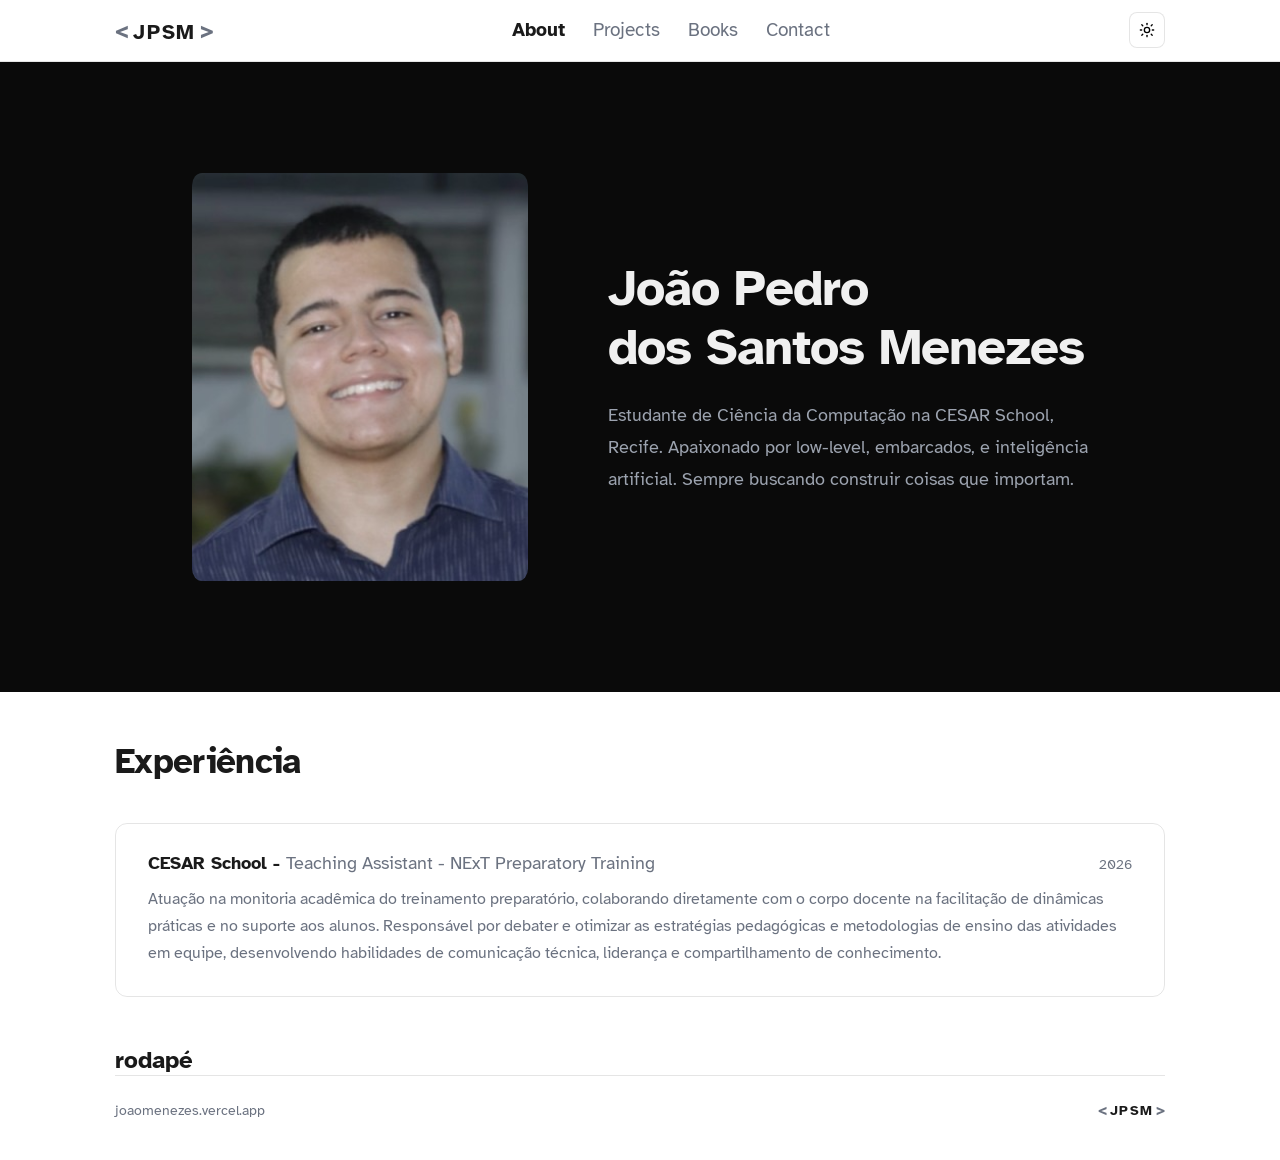
<file: index.html>
<!DOCTYPE html>
<html lang="pt-BR">
<head>
    <meta charset="UTF-8">
    <meta name="viewport" content="width=device-width, initial-scale=1.0">
    <link rel="icon" type="image/png" href="./assets/favicon.png">
    <title>João Pedro S. Menezes Portfolio</title>
    <link rel="preconnect" href="https://fonts.googleapis.com">
    <link rel="preconnect" href="https://fonts.gstatic.com" crossorigin>
    <link 
        href="https://fonts.googleapis.com/css2?family=Atkinson+Hyperlegible:ital,wght@0,400;0,700;1,400;1,700&display=swap" 
        rel="stylesheet"
    >
    <link rel="stylesheet" href="style.css">
</head>
<body>
    <script>
        if (localStorage.getItem("theme") === "dark") {
            document.body.classList.add("dark");
        }
    </script>

    <main class="container">
        <!-- BARRA -->
        <section class="header">
            <header>
                <h1 class="logo">
                    <span class="logo-bracket">&lt;</span>
                    <span class="logo-initials">JPSM</span>
                    <span class="logo-bracket">&gt;</span>
                </h1>
                <nav class="navbar">
                    <a class="active" href="./index.html">About</a>
                    <a href="./projects.html">Projects</a>
                    <a href="./books.html">Books</a>
                    <a href="./contact.html">Contact</a>
                </nav>
               <button class="btn-tema" onclick="changeTheme()">
                    <img class="icon-sol" src="./assets/sol.svg" alt="Modo claro" width="16" height="16">
                    <img class="icon-lua" src="./assets/lua.svg" alt="Modo escuro" width="16" height="16">
                </button>
            </header>
        </section>

        <!-- SOBRE -->
        <section class="about">
            <div class="about-inner">
                <img class="about-photo" src="./assets/1773756330562.jpg" alt="João Pedro">
                <div class="about-text">
                    <h1 class="about-nome">João Pedro<br>dos Santos Menezes</h1>
                    <p class="about-desc">
                        Estudante de Ciência da Computação na CESAR School, Recife. 
                        Apaixonado por low-level, embarcados, e 
                        inteligência artificial. Sempre buscando construir coisas que importam.
                    </p>
                </div>
            </div>
        </section>

        <!-- EXPERIÊNCIA -->
        <section class="secao">
            <h2 class="secao-titulo">Experiência</h2>
            <ul class="lista">
            <li class="item">
                <div class="item-topo">
                <p class="item-nome">CESAR School - <span class="item-nome-suave"> Teaching Assistant - NExT Preparatory Training </span> </p>
                <p class="item-data">2026</p>
                </div>
                <p class="item-descricao">
                    Atuação na monitoria acadêmica do treinamento preparatório, colaborando diretamente com o corpo docente na facilitação de dinâmicas práticas e no suporte aos alunos. Responsável por debater e otimizar as estratégias pedagógicas e metodologias de ensino das atividades em equipe, desenvolvendo habilidades de comunicação técnica, liderança e compartilhamento de conhecimento.
                </p>
            </li>
            </ul>
        </section>

        <!-- RODAPÉ -->
        <section>
            <h2>rodapé</h2>
            <footer class="rodape">
                <span class="rodape-dominio">joaomenezes.vercel.app</span>
                <div class="logo">
                    <span class="logo-bracket">&lt;</span>
                    <span class="logo-initials">JPSM</span>
                    <span class="logo-bracket">&gt;</span>
                </div>
            </footer>
        </section>
        
    </main>
    <script src="script.js"></script>
</body>
</html>
</file>
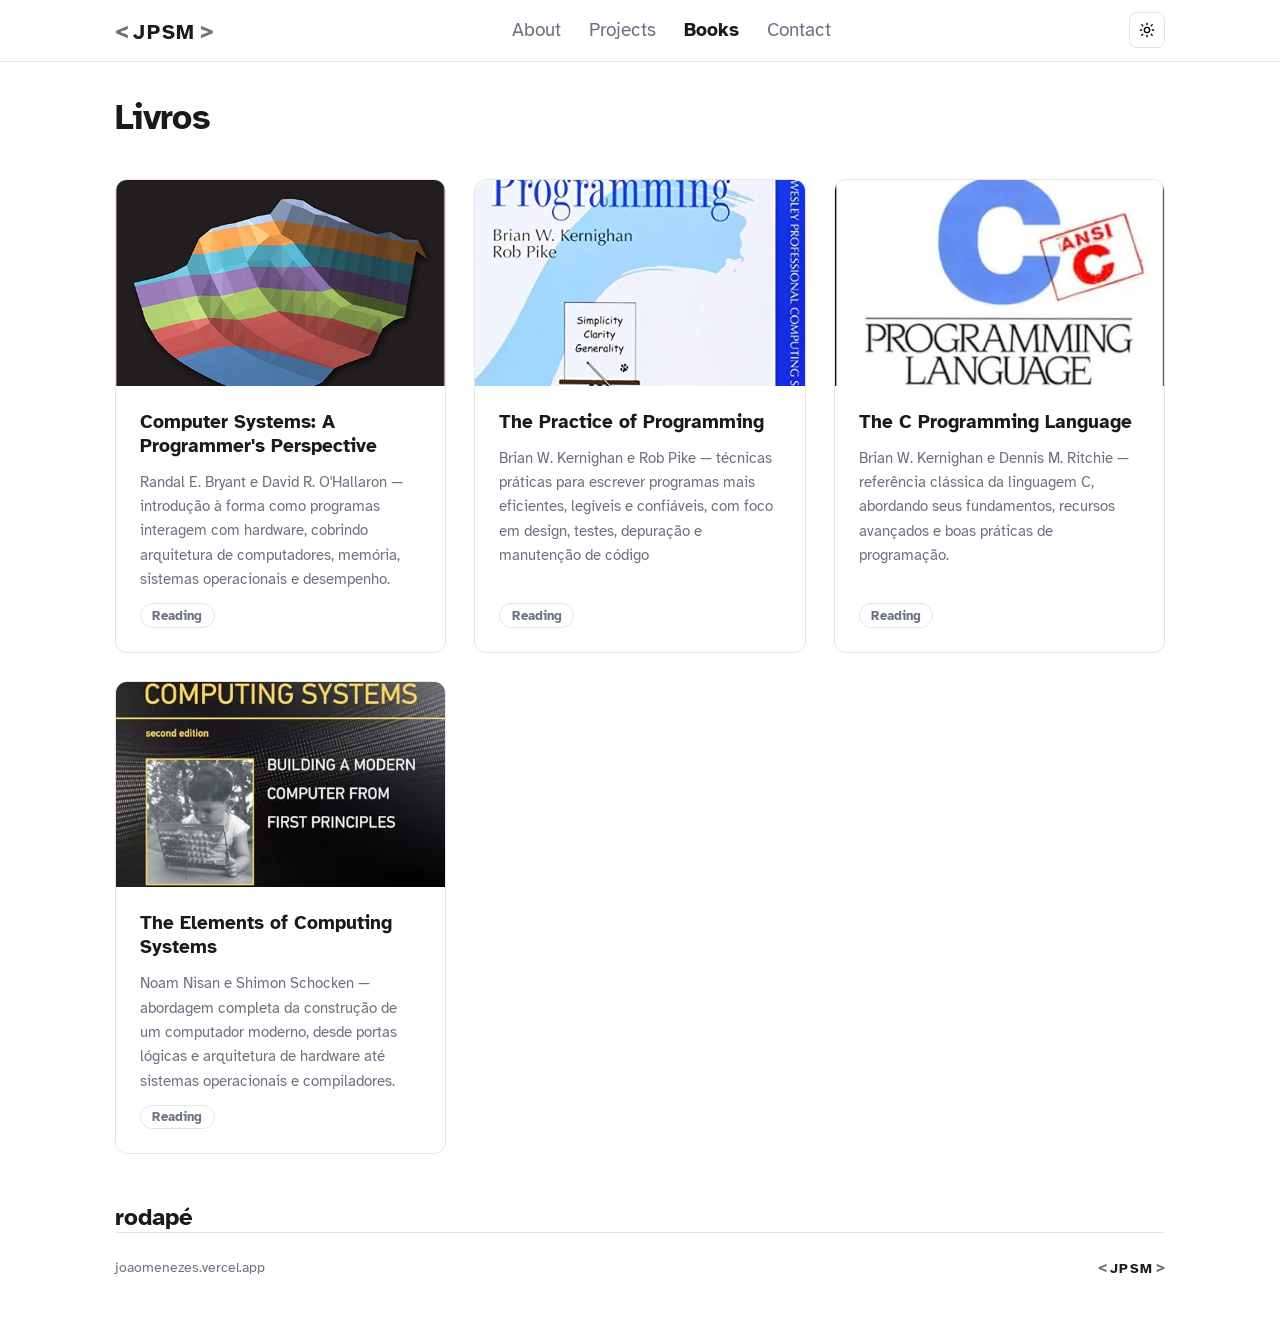
<file: books.html>
<!DOCTYPE html>
<html lang="pt-BR">
<head>
    <meta charset="UTF-8">
    <meta name="viewport" content="width=device-width, initial-scale=1.0">
    <link rel="icon" type="image/png" href="./assets/favicon.png">
    <title>João Pedro S. Menezes Portfolio</title>
    <link rel="preconnect" href="https://fonts.googleapis.com">
    <link rel="preconnect" href="https://fonts.gstatic.com" crossorigin>
    <link 
        href="https://fonts.googleapis.com/css2?family=Atkinson+Hyperlegible:ital,wght@0,400;0,700;1,400;1,700&display=swap" 
        rel="stylesheet"
    >
    <link rel="stylesheet" href="style.css">
</head>
<body>
    <script>
        if (localStorage.getItem("theme") === "dark") {
            document.body.classList.add("dark");
        }
    </script>

    <main class="container">
        <!-- BARRA -->
        <section class="header">
            <header>
                <h1 class="logo">
                    <span class="logo-bracket">&lt;</span>
                    <span class="logo-initials">JPSM</span>
                    <span class="logo-bracket">&gt;</span>
                </h1>
                <nav class="navbar">
                    <a href="./index.html">About</a>
                    <a href="./projects.html">Projects</a>
                    <a class="active" href="./books.html">Books</a>
                    <a href="./contact.html">Contact</a>
                </nav>
               <button class="btn-tema" onclick="changeTheme()">
                    <img class="icon-sol" src="./assets/sol.svg" alt="Modo claro" width="16" height="16">
                    <img class="icon-lua" src="./assets/lua.svg" alt="Modo escuro" width="16" height="16">
                </button>
            </header>
        </section>

        <!-- LIVROS -->
        <section class="secao">
            <h2 class="secao-titulo">Livros</h2>
            <div class="grid-cards grid-livros">
 
                <article class="card">
                    <div class="card-midia capa-livro">
                        <img src="./assets/books/csapp-cover.png" alt="Capa do livro Computer Systems: A Programmer's Perspective">
                    </div>
                    <div class="card-corpo">
                        <h3 class="card-titulo">Computer Systems: A Programmer's Perspective</h3>
                        <p class="card-desc">
                            Randal E. Bryant e David R. O'Hallaron — introdução à forma como
                            programas interagem com hardware, cobrindo arquitetura de computadores,
                            memória, sistemas operacionais e desempenho.
                        </p>
                        <div class="card-tags">
                            <span class="tag tag-progresso">Reading</span>
                        </div>
                    </div>
                </article>
 
                <article class="card">
                    <div class="card-midia capa-livro">
                        <img src="./assets/books/tpp-cover.png" alt="Capa do livro The Practice of Programming">
                    </div>
                    <div class="card-corpo">
                        <h3 class="card-titulo">The Practice of Programming</h3>
                        <p class="card-desc">
                            Brian W. Kernighan e Rob Pike — técnicas práticas para escrever
                            programas mais eficientes, legíveis e confiáveis, com foco em design,
                            testes, depuração e manutenção de código
                        </p>
                        <div class="card-tags">
                            <span class="tag tag-progresso">Reading</span>
                        </div>
                    </div>
                </article>

                 
                <article class="card">
                    <div class="card-midia capa-livro">
                        <img src="./assets/books/tcpl-cover.png" alt="Capa do livro The C Programming Language">
                    </div>
                    <div class="card-corpo">
                        <h3 class="card-titulo">The C Programming Language</h3>
                        <p class="card-desc">
                            Brian W. Kernighan e Dennis M. Ritchie — referência clássica da
                            linguagem C, abordando seus fundamentos, recursos avançados e boas
                            práticas de programação.
                        </p>
                        <div class="card-tags">
                            <span class="tag tag-progresso">Reading</span>
                        </div>
                    </div>
                </article>

                 
                <article class="card">
                    <div class="card-midia capa-livro">
                        <img src="./assets/books/tecs-cover.png" alt="Capa do livro Designing Data-Intensive Applications">
                    </div>
                    <div class="card-corpo">
                        <h3 class="card-titulo">The Elements of Computing Systems</h3>
                        <p class="card-desc">
                            Noam Nisan e Shimon Schocken — abordagem completa da construção de um
                            computador moderno, desde portas lógicas e arquitetura de hardware até
                            sistemas operacionais e compiladores.
                        </p>
                        <div class="card-tags">
                            <span class="tag tag-progresso">Reading</span>
                        </div>
                    </div>
                </article>
 
            </div>
        </section>
 
        <!-- RODAPÉ -->
        <section>
            <h2>rodapé</h2>
            <footer class="rodape">
                <span class="rodape-dominio">joaomenezes.vercel.app</span>
                <div class="logo">
                    <span class="logo-bracket">&lt;</span>
                    <span class="logo-initials">JPSM</span>
                    <span class="logo-bracket">&gt;</span>
                </div>
            </footer>
        </section>
        
    </main>
    <script src="script.js"></script>
</body>
</html>
</file>
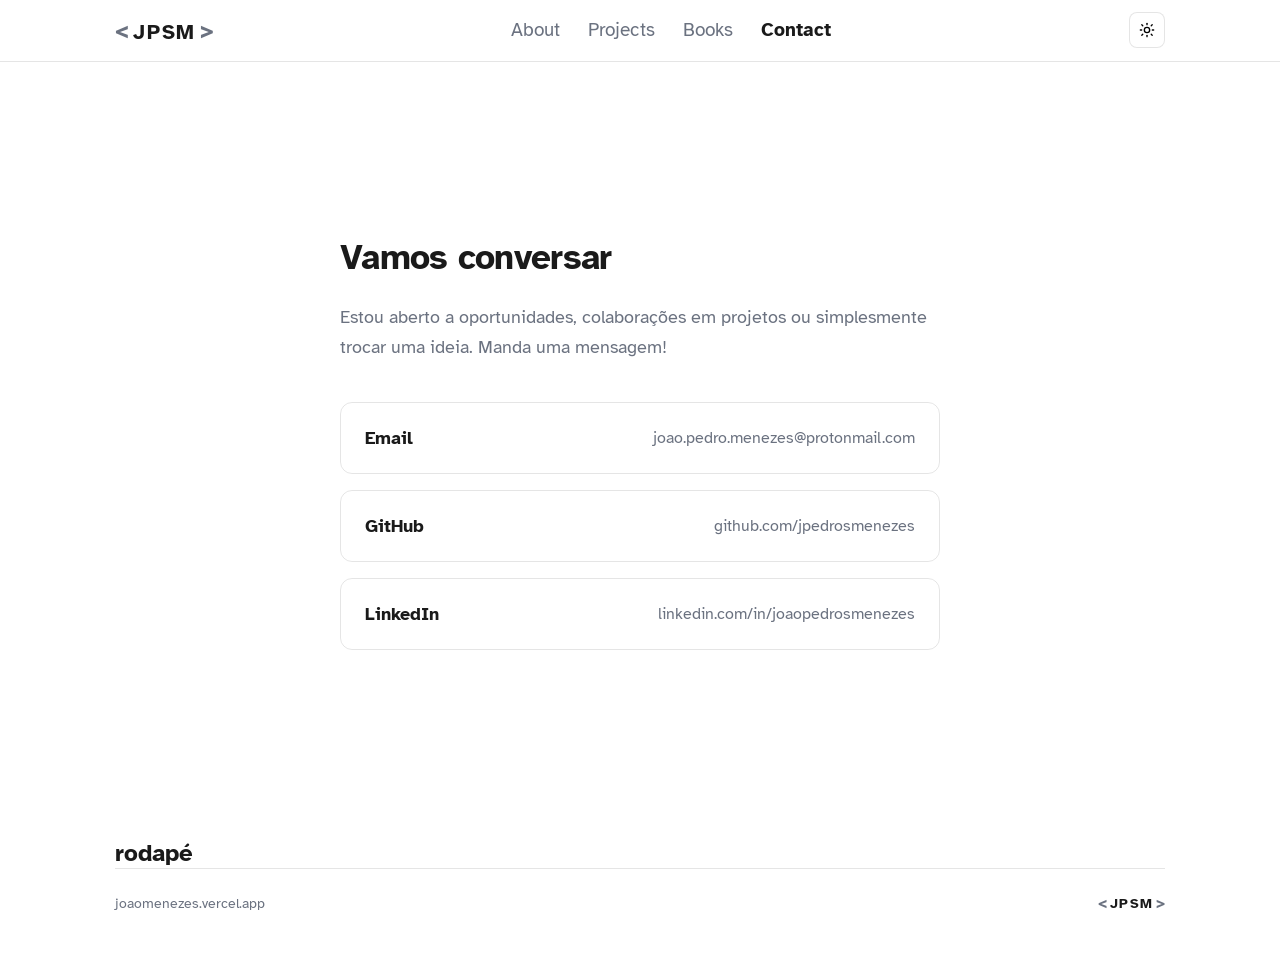
<file: contact.html>
<!DOCTYPE html>
<html lang="pt-BR">
<head>
    <meta charset="UTF-8">
    <meta name="viewport" content="width=device-width, initial-scale=1.0">
    <link rel="icon" type="image/png" href="./assets/favicon.png">
    <title>João Pedro S. Menezes Portfolio</title>
    <link rel="preconnect" href="https://fonts.googleapis.com">
    <link rel="preconnect" href="https://fonts.gstatic.com" crossorigin>
    <link 
        href="https://fonts.googleapis.com/css2?family=Atkinson+Hyperlegible:ital,wght@0,400;0,700;1,400;1,700&display=swap" 
        rel="stylesheet"
    >
    <link rel="stylesheet" href="style.css">
</head>
<body>
    <script>
        if (localStorage.getItem("theme") === "dark") {
            document.body.classList.add("dark");
        }
    </script>

    <main class="container">
        <!-- BARRA -->
        <section class="header">
            <header>
                <h1 class="logo">
                    <span class="logo-bracket">&lt;</span>
                    <span class="logo-initials">JPSM</span>
                    <span class="logo-bracket">&gt;</span>
                </h1>
                <nav class="navbar">
                    <a href="./index.html">About</a>
                    <a href="./projects.html">Projects</a>
                    <a href="./books.html">Books</a>
                    <a class="active" href="./contact.html">Contact</a>
                </nav>
               <button class="btn-tema" onclick="changeTheme()">
                    <img class="icon-sol" src="./assets/sol.svg" alt="Modo claro" width="16" height="16">
                    <img class="icon-lua" src="./assets/lua.svg" alt="Modo escuro" width="16" height="16">
                </button>
            </header>
        </section>

        <!-- CONTATO -->
        <section class="secao contato">
            <div class="contato-inner">
                <h1 class="contato-titulo">Vamos conversar</h1>
                <p class="contato-desc">
                    Estou aberto a oportunidades, colaborações em projetos
                    ou simplesmente trocar uma ideia. Manda uma mensagem!
                </p>

                <div class="contato-links">
                    <a class="contato-link" href="mailto:joao.pedro.menezes@protonmail.com">
                        <span class="contato-link-label">Email</span>
                        <span class="contato-link-valor">joao.pedro.menezes@protonmail.com</span>
                    </a>
                    <a class="contato-link" href="https://github.com/jpedrosmenezes" target="_blank" rel="noopener">
                        <span class="contato-link-label">GitHub</span>
                        <span class="contato-link-valor">github.com/jpedrosmenezes</span>
                    </a>
                    <a class="contato-link" href="https://linkedin.com/in/joaopedrosmenezes" target="_blank" rel="noopener">
                        <span class="contato-link-label">LinkedIn</span>
                        <span class="contato-link-valor">linkedin.com/in/joaopedrosmenezes</span>
                    </a>
                </div>
            </div>
        </section>
 
        <!-- RODAPÉ -->
        <section>
            <h2>rodapé</h2>
            <footer class="rodape">
                <span class="rodape-dominio">joaomenezes.vercel.app</span>
                <div class="logo">
                    <span class="logo-bracket">&lt;</span>
                    <span class="logo-initials">JPSM</span>
                    <span class="logo-bracket">&gt;</span>
                </div>
            </footer>
        </section>
        
    </main>
    <script src="script.js"></script>
</body>
</html>
</file>
<file: style.css>
*, *::before, *::after {
    margin: 0;
    padding: 0;
    box-sizing: border-box;
}

:root {
    --cor-fundo: #ffffff;
    --cor-fundo-header: rgba(255, 255, 255, 0.85);
    --cor-texto: #1a1a1a;
    --cor-texto-suave: #6b7280;
    --cor-borda: rgba(0, 0, 0, 0.1);
    --cor-nav-hover: #1a1a1a;
    --cor-nav-active: #1a1a1a;
    --cor-avatar-shadow: rgba(0, 0, 0, 0.15);
    --cor-about-fundo: #0a0a0a;
    --cor-about-texto: #f0f0f0;
    --cor-about-texto-suave: #9ca3af;
}

body.dark {
    --cor-fundo: #0f0f0f;
    --cor-fundo-header: rgba(15, 15, 15, 0.85);
    --cor-texto: #f0f0f0;
    --cor-texto-suave: #9ca3af;
    --cor-borda: rgba(255, 255, 255, 0.12);
    --cor-nav-hover: #ffffff;
    --cor-nav-active: #ffffff;
    --cor-avatar-shadow: rgba(0, 0, 0, 0.5);
    --cor-about-fundo: #f0f0f0;
    --cor-about-texto: #0a0a0a;
    --cor-about-texto-suave: #4b5563;
}

body {
    font-family: Atkinson Hyperlegible, sans-serif;
    background: var(--cor-fundo);
    color: var(--cor-texto);
    transition: background 0.3s, color 0.3s;
    overflow-x: hidden;
}

.container {
    max-width: 1400px;
    margin: 0 auto;
}

.header {
    position: fixed;
    top: 0;
    left: 0;
    width: 100%;
    z-index: 100;
}

header {
    display: flex;
    align-items: center;
    justify-content: space-between;
    gap: 2rem;
    padding: 0.75rem 9%;
    background: var(--cor-fundo-header);
    border-bottom: 1px solid var(--cor-borda);
    backdrop-filter: blur(12px);
    -webkit-backdrop-filter: blur(12px);
    transition: background 0.3s, border-color 0.3s;
}

/* LOGO */
.logo {
    display: flex;
    align-items: center;
    gap: 2px;
    text-decoration: none;
    user-select: none;
}
 
.logo-bracket {
    font-size: 1.5rem;
    font-weight: 700;
    color: var(--cor-texto-suave);
    transition: transform 0.3s ease, color 0.3s ease;
}
 
.logo-initials {
    font-size: 1.3rem;
    font-weight: 700;
    letter-spacing: 0.08em;
    color: var(--cor-texto);
    transition: transform 0.3s ease, color 0.3s ease;
    padding: 2.3% 2px 0 2px;
}
 
.logo:hover .logo-bracket,
.logo:hover .logo-initials {
    transform: scale(1.1);
    color: var(--cor-nav-hover);
}

/* BARRA */
.navbar {
    display: flex;
    align-items: center;
    gap: 0.25rem;
}
 
.navbar a {
    text-decoration: none;
    font-size: 1.2rem;
    font-weight: 400;
    color: var(--cor-texto-suave);
    padding: 0.4rem 0.75rem;
    border-radius: 6px;
    transition: color 0.2s, background 0.2s;
}
 
.navbar a:hover {
    color: var(--cor-nav-hover);
    background: var(--cor-borda);
}
 
.navbar a.active {
    color: var(--cor-nav-active);
    font-weight: 700;
}

/* BTN TEMA */
.btn-tema {
    display: flex;
    align-items: center;
    justify-content: center;
    flex-shrink: 0;
 
    width: 36px;
    height: 36px;
    cursor: pointer;
 
    border: 1px solid var(--cor-borda);
    border-radius: 8px;
    background: var(--cor-fundo);
    color: var(--cor-texto-suave);
 
    transition: background 0.3s, border-color 0.3s;
}
 
.btn-tema:hover {
    background: var(--cor-borda);
}
 
body:not(.dark) .icon-lua { display: none; }
body.dark .icon-sol { display: none; }

/* SOBRE */
.about {
    margin-top: 62px;
    margin-left: calc(50% - 50vw);
    margin-right: calc(50% - 50vw);
    background: var(--cor-about-fundo);
    min-height: 70vh;
    display: flex;
    align-items: center;
    transition: background 0.3s;
}
 
.about-inner {
    display: flex;
    align-items: center;
    justify-content: center;
    gap: 5rem;
    padding: 3rem 9%;
    width: 100%;
}
 
.about-photo {
    width: 336px;
    height: 408px;
    object-fit: cover;
    border-radius: 3%;
    flex-shrink: 0;
    filter: grayscale(20%);
}
 
.about-text {
    display: flex;
    flex-direction: column;
    align-items: flex-start;
    text-align: left;
    gap: 1.5rem;
}
 
.about-nome {
    font-size: 3.2rem;
    font-weight: 700;
    color: var(--cor-about-texto);
    line-height: 1.15;
    letter-spacing: -0.02em;
    transition: color 0.3s;
}
 
.about-desc {
    font-size: 1.1rem;
    color: var(--cor-about-texto-suave);
    line-height: 1.8;
    max-width: 480px;
    transition: color 0.3s;
}

/* SECOES */
.secao {
    padding: 3rem 9% 3rem;
}

.header + .secao {
    padding-top: 6rem;
}

.secao-titulo {
    font-size: 2.2rem;
    font-weight: 700;
    margin-bottom: 2.5rem;
    letter-spacing: -0.02em;
}

/* EXPERIENCIA */
.lista {
    list-style: none;
    display: flex;
    flex-direction: column;
    gap: 1.5rem;
}

.item {
    border: 1px solid var(--cor-borda);
    border-radius: 12px;
    padding: 1.75rem 2rem;
    transition: border-color 0.2s, background 0.2s;
}

.item:hover {
    background: var(--cor-borda);
}

.item-topo {
    display: flex;
    align-items: baseline;
    justify-content: space-between;
    gap: 1rem;
    flex-wrap: wrap;
    margin-bottom: 0.75rem;
}

.item-nome {
    font-size: 1.15rem;
    font-weight: 700;
}

.item-nome-suave {
    font-weight: 400;
    color: var(--cor-texto-suave);
}

.item-data {
    font-size: 0.9rem;
    color: var(--cor-texto-suave);
    white-space: nowrap;
}

.item-descricao {
    font-size: 1rem;
    line-height: 1.7;
    color: var(--cor-texto-suave);
}

/* CARDS */
.grid-cards {
    display: grid;
    grid-template-columns: repeat(auto-fill, minmax(320px, 1fr));
    gap: 1.75rem;
}
 
.card {
    border: 1px solid var(--cor-borda);
    border-radius: 12px;
    overflow: hidden;
    display: flex;
    flex-direction: column;
    transition: border-color 0.2s, transform 0.2s, background 0.2s;
}
 
.card:hover {
    border-color: var(--cor-texto-suave);
    transform: translateY(-4px);
}
 
.card-midia {
    width: 100%;
    aspect-ratio: 16 / 10;
    overflow: hidden;
    background: var(--cor-borda);
}
 
.card-midia img {
    width: 100%;
    height: 100%;
    object-fit: cover;
    display: block;
}
 
.card-corpo {
    padding: 1.5rem;
    display: flex;
    flex-direction: column;
    gap: 0.75rem;
    flex: 1;
}
 
.card-titulo {
    font-size: 1.2rem;
    font-weight: 700;
}
 
.card-desc {
    font-size: 0.95rem;
    line-height: 1.6;
    color: var(--cor-texto-suave);
    flex: 1;
}
 
.card-tags {
    display: flex;
    flex-wrap: wrap;
    gap: 0.5rem;
}
 
.tag {
    font-size: 0.8rem;
    font-weight: 700;
    color: var(--cor-texto-suave);
    border: 1px solid var(--cor-borda);
    border-radius: 999px;
    padding: 0.2rem 0.7rem;
}
 
.card-link {
    margin-top: 0.25rem;
    font-size: 0.95rem;
    font-weight: 700;
    color: var(--cor-texto);
    text-decoration: none;
    transition: color 0.2s;
}
 
.card-link:hover {
    color: var(--cor-texto-suave);
}

/* CONTATO */
.contato {
    min-height: calc(100vh - 62px);
    display: flex;
    align-items: center;
}

.contato-inner {
    max-width: 600px;
    margin: 0 auto;
    display: flex;
    flex-direction: column;
    gap: 1.5rem;
}

.contato-titulo {
    font-size: 2.2rem;
    font-weight: 700;
    letter-spacing: -0.02em;
}

.contato-desc {
    font-size: 1.1rem;
    line-height: 1.7;
    color: var(--cor-texto-suave);
    margin-bottom: 1rem;
}

.contato-links {
    display: flex;
    flex-direction: column;
    gap: 1rem;
}

.contato-link {
    display: flex;
    align-items: center;
    justify-content: space-between;
    gap: 1rem;
    padding: 1.5rem;
    border: 1px solid var(--cor-borda);
    border-radius: 12px;
    text-decoration: none;
    color: var(--cor-texto);
    transition: border-color 0.2s, background 0.2s, transform 0.2s;
    flex-wrap: wrap; 
}

.contato-link:hover {
    background: var(--cor-borda);
    transform: translateY(-2px);
}

.contato-link-label {
    font-size: 1.15rem;
    font-weight: 700;
}

.contato-link-valor {
    font-size: 1rem;
    color: var(--cor-texto-suave);
    word-break: break-word; 
    text-align: right;
}

/* RODAPE */
.rodape {
display: flex;
justify-content: space-between;
align-items: center;
padding-top: 24px;
border-top: 1px solid var(--cor-borda);
}

section:has(.rodape) {
    padding: 0 9% 2.5rem;
}

.rodape-dominio {
    font-size: 0.9rem;
    color: var(--cor-texto-suave);
}

.rodape .logo-bracket {
    font-size: 1rem;
}

.rodape .logo-initials {
    font-size: 0.9rem;
    padding: 1.5% 1px 0 1px;
}

/* RESPONSIVO */
@media (max-width: 1024px) {
    .about-photo {
        width: 240px;
        height: 290px;
    }

    .about-nome {
        font-size: 2.4rem;
    }
}

@media (max-width: 768px) {
    header {
        flex-wrap: wrap;
        gap: 1rem;
        padding: 0.75rem 6%;
    }

    .navbar {
        order: 3;
        width: 100%;
        justify-content: center;
        flex-wrap: wrap;
    }

    .about-inner {
        flex-direction: column;
        text-align: center;
        gap: 2rem;
        padding: 3rem 9%;
    }

    .about-text {
        align-items: center;
    }

    .secao {
        padding: 3rem 6%;
    }

    section:has(.rodape) {
        padding: 0 6% 2rem;
    }

    .header + .secao {
        padding-top: 9rem;
    }

    .about {
        margin-top: 110px;
    }

    .contato {
        min-height: auto;
    }

    .contato-titulo {
        font-size: 1.8rem;
    }

    .contato-link {
        flex-direction: column;
        align-items: flex-start;
        gap: 0.5rem;
    }

    .contato-link-valor {
        text-align: left;
    }
}

@media (max-width: 480px) {
    .about-photo {
        width: 100%;
        max-width: 280px;
        height: 340px;
    }

    .about-nome {
        font-size: 2rem;
    }

    .about-desc {
        font-size: 1rem;
    }

    .secao-titulo {
        font-size: 1.8rem;
    }

    .item {
        padding: 1.25rem 1.5rem;
    }
}
</file>
